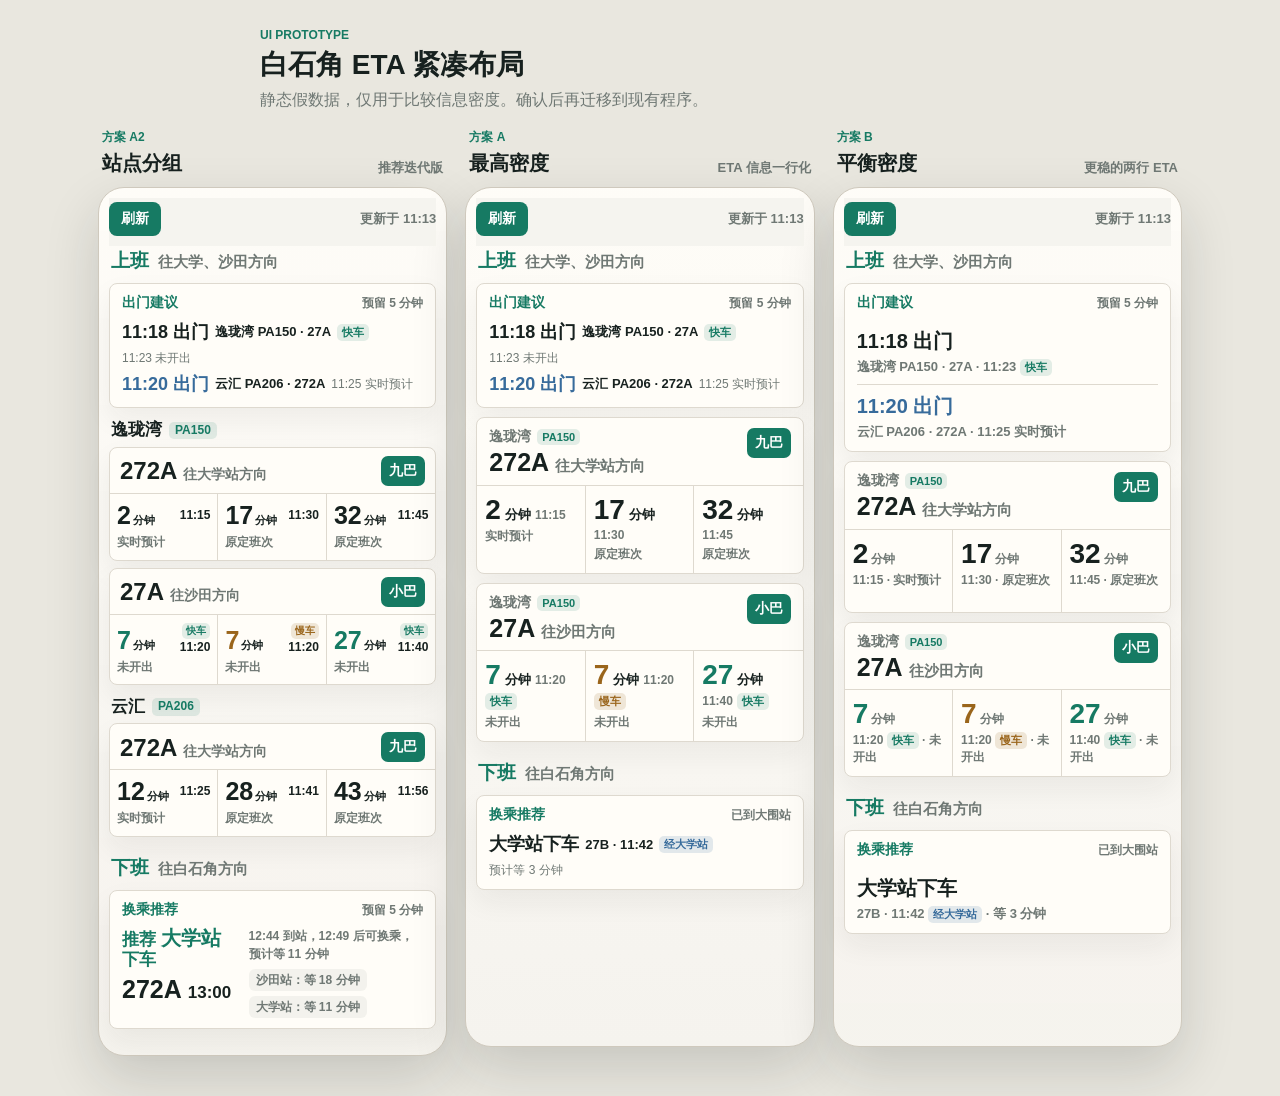
<file: ui-prototype/compact-layout.html>
<!doctype html>
<html lang="zh-Hans">
  <head>
    <meta charset="utf-8" />
    <meta name="viewport" content="width=device-width, initial-scale=1" />
    <title>紧凑布局原型</title>
    <link rel="stylesheet" href="compact-layout.css" />
  </head>
  <body>
    <main class="prototype-shell">
      <section class="prototype-note" aria-label="原型说明">
        <p class="note-kicker">UI prototype</p>
        <h1>白石角 ETA 紧凑布局</h1>
        <p>静态假数据，仅用于比较信息密度。确认后再迁移到现有程序。</p>
      </section>

      <section class="phone-grid" aria-label="布局方案">
        <article class="phone-frame">
          <header class="variant-header">
            <div>
              <p class="note-kicker">方案 A2</p>
              <h2>站点分组</h2>
            </div>
            <span>推荐迭代版</span>
          </header>

          <div class="app-view compact-a2">
            <header class="top-bar">
              <button type="button">刷新</button>
              <span>更新于 11:13</span>
            </header>

            <section class="commute-block">
              <h3><strong>上班</strong><span>往大学、沙田方向</span></h3>

              <section class="hint-panel">
                <div class="hint-head">
                  <span>出门建议</span>
                  <em>预留 5 分钟</em>
                </div>
                <div class="advice-row">
                  <strong>11:18 出门</strong>
                  <span>逸珑湾 PA150 · 27A</span>
                  <b class="badge fast">快车</b>
                  <small>11:23 未开出</small>
                </div>
                <div class="advice-row muted">
                  <strong>11:20 出门</strong>
                  <span>云汇 PA206 · 272A</span>
                  <small>11:25 实时预计</small>
                </div>
              </section>

              <section class="stop-group">
                <h4>逸珑湾 <b>PA150</b></h4>

                <section class="route-card route-card-compact">
                  <header>
                    <div>
                      <h5>272A <span>往大学站方向</span></h5>
                    </div>
                    <i>九巴</i>
                  </header>
                  <div class="eta-grid">
                    <div class="eta-cell eta-cell-split">
                      <p><strong>2</strong><em>分钟</em></p>
                      <div class="eta-clock"><span>11:15</span></div>
                      <small>实时预计</small>
                    </div>
                    <div class="eta-cell eta-cell-split">
                      <p><strong>17</strong><em>分钟</em></p>
                      <div class="eta-clock"><span>11:30</span></div>
                      <small>原定班次</small>
                    </div>
                    <div class="eta-cell eta-cell-split">
                      <p><strong>32</strong><em>分钟</em></p>
                      <div class="eta-clock"><span>11:45</span></div>
                      <small>原定班次</small>
                    </div>
                  </div>
                </section>

                <section class="route-card route-card-compact">
                  <header>
                    <div>
                      <h5>27A <span>往沙田方向</span></h5>
                    </div>
                    <i>小巴</i>
                  </header>
                  <div class="eta-grid">
                    <div class="eta-cell eta-cell-split fast-text">
                      <p><strong>7</strong><em>分钟</em></p>
                      <div class="eta-clock"><b class="badge fast">快车</b><span>11:20</span></div>
                      <small>未开出</small>
                    </div>
                    <div class="eta-cell eta-cell-split slow-text">
                      <p><strong>7</strong><em>分钟</em></p>
                      <div class="eta-clock"><b class="badge slow">慢车</b><span>11:20</span></div>
                      <small>未开出</small>
                    </div>
                    <div class="eta-cell eta-cell-split fast-text">
                      <p><strong>27</strong><em>分钟</em></p>
                      <div class="eta-clock"><b class="badge fast">快车</b><span>11:40</span></div>
                      <small>未开出</small>
                    </div>
                  </div>
                </section>
              </section>

              <section class="stop-group">
                <h4>云汇 <b>PA206</b></h4>
                <section class="route-card route-card-compact">
                  <header>
                    <div>
                      <h5>272A <span>往大学站方向</span></h5>
                    </div>
                    <i>九巴</i>
                  </header>
                  <div class="eta-grid">
                    <div class="eta-cell eta-cell-split">
                      <p><strong>12</strong><em>分钟</em></p>
                      <div class="eta-clock"><span>11:25</span></div>
                      <small>实时预计</small>
                    </div>
                    <div class="eta-cell eta-cell-split">
                      <p><strong>28</strong><em>分钟</em></p>
                      <div class="eta-clock"><span>11:41</span></div>
                      <small>原定班次</small>
                    </div>
                    <div class="eta-cell eta-cell-split">
                      <p><strong>43</strong><em>分钟</em></p>
                      <div class="eta-clock"><span>11:56</span></div>
                      <small>原定班次</small>
                    </div>
                  </div>
                </section>
              </section>
            </section>

            <section class="commute-block">
              <h3><strong>下班</strong><span>往白石角方向</span></h3>
              <section class="hint-panel">
                <div class="hint-head">
                  <span>换乘推荐</span>
                  <em>预留 5 分钟</em>
                </div>
                <div class="transfer-summary">
                  <div class="transfer-pick">
                    <p>推荐 <strong>大学站</strong> 下车</p>
                    <h4>272A <span>13:00</span></h4>
                  </div>
                  <div class="transfer-meta">
                    <p>12:44 到站，12:49 后可换乘，预计等 11 分钟</p>
                    <div class="wait-pills">
                      <span>沙田站：等 18 分钟</span>
                      <span>大学站：等 11 分钟</span>
                    </div>
                  </div>
                </div>
              </section>
            </section>
          </div>
        </article>

        <article class="phone-frame">
          <header class="variant-header">
            <div>
              <p class="note-kicker">方案 A</p>
              <h2>最高密度</h2>
            </div>
            <span>ETA 信息一行化</span>
          </header>

          <div class="app-view compact-a">
            <header class="top-bar">
              <button type="button">刷新</button>
              <span>更新于 11:13</span>
            </header>

            <section class="commute-block">
              <h3><strong>上班</strong><span>往大学、沙田方向</span></h3>

              <section class="hint-panel">
                <div class="hint-head">
                  <span>出门建议</span>
                  <em>预留 5 分钟</em>
                </div>
                <div class="advice-row">
                  <strong>11:18 出门</strong>
                  <span>逸珑湾 PA150 · 27A</span>
                  <b class="badge fast">快车</b>
                  <small>11:23 未开出</small>
                </div>
                <div class="advice-row muted">
                  <strong>11:20 出门</strong>
                  <span>云汇 PA206 · 272A</span>
                  <small>11:25 实时预计</small>
                </div>
              </section>

              <section class="route-card">
                <header>
                  <div>
                    <p>逸珑湾 <b>PA150</b></p>
                    <h4>272A <span>往大学站方向</span></h4>
                  </div>
                  <i>九巴</i>
                </header>
                <div class="eta-grid">
                  <div class="eta-cell">
                    <p><strong>2</strong>分钟 <span>11:15</span></p>
                    <small>实时预计</small>
                  </div>
                  <div class="eta-cell">
                    <p><strong>17</strong>分钟 <span>11:30</span></p>
                    <small>原定班次</small>
                  </div>
                  <div class="eta-cell">
                    <p><strong>32</strong>分钟 <span>11:45</span></p>
                    <small>原定班次</small>
                  </div>
                </div>
              </section>

              <section class="route-card">
                <header>
                  <div>
                    <p>逸珑湾 <b>PA150</b></p>
                    <h4>27A <span>往沙田方向</span></h4>
                  </div>
                  <i>小巴</i>
                </header>
                <div class="eta-grid">
                  <div class="eta-cell fast-text">
                    <p><strong>7</strong>分钟 <span>11:20</span> <b class="badge fast">快车</b></p>
                    <small>未开出</small>
                  </div>
                  <div class="eta-cell slow-text">
                    <p><strong>7</strong>分钟 <span>11:20</span> <b class="badge slow">慢车</b></p>
                    <small>未开出</small>
                  </div>
                  <div class="eta-cell fast-text">
                    <p><strong>27</strong>分钟 <span>11:40</span> <b class="badge fast">快车</b></p>
                    <small>未开出</small>
                  </div>
                </div>
              </section>
            </section>

            <section class="commute-block">
              <h3><strong>下班</strong><span>往白石角方向</span></h3>
              <section class="hint-panel">
                <div class="hint-head">
                  <span>换乘推荐</span>
                  <em>已到大围站</em>
                </div>
                <div class="advice-row">
                  <strong>大学站下车</strong>
                  <span>27B · 11:42</span>
                  <b class="badge via">经大学站</b>
                  <small>预计等 3 分钟</small>
                </div>
              </section>
            </section>
          </div>
        </article>

        <article class="phone-frame">
          <header class="variant-header">
            <div>
              <p class="note-kicker">方案 B</p>
              <h2>平衡密度</h2>
            </div>
            <span>更稳的两行 ETA</span>
          </header>

          <div class="app-view compact-b">
            <header class="top-bar">
              <button type="button">刷新</button>
              <span>更新于 11:13</span>
            </header>

            <section class="commute-block">
              <h3><strong>上班</strong><span>往大学、沙田方向</span></h3>

              <section class="hint-panel">
                <div class="hint-head">
                  <span>出门建议</span>
                  <em>预留 5 分钟</em>
                </div>
                <div class="advice-card">
                  <strong>11:18 出门</strong>
                  <p>逸珑湾 PA150 · 27A · 11:23 <b class="badge fast">快车</b></p>
                </div>
                <div class="advice-card secondary">
                  <strong>11:20 出门</strong>
                  <p>云汇 PA206 · 272A · 11:25 实时预计</p>
                </div>
              </section>

              <section class="route-card">
                <header>
                  <div>
                    <p>逸珑湾 <b>PA150</b></p>
                    <h4>272A <span>往大学站方向</span></h4>
                  </div>
                  <i>九巴</i>
                </header>
                <div class="eta-grid">
                  <div class="eta-cell">
                    <p><strong>2</strong><small>分钟</small></p>
                    <span>11:15 · 实时预计</span>
                  </div>
                  <div class="eta-cell">
                    <p><strong>17</strong><small>分钟</small></p>
                    <span>11:30 · 原定班次</span>
                  </div>
                  <div class="eta-cell">
                    <p><strong>32</strong><small>分钟</small></p>
                    <span>11:45 · 原定班次</span>
                  </div>
                </div>
              </section>

              <section class="route-card">
                <header>
                  <div>
                    <p>逸珑湾 <b>PA150</b></p>
                    <h4>27A <span>往沙田方向</span></h4>
                  </div>
                  <i>小巴</i>
                </header>
                <div class="eta-grid">
                  <div class="eta-cell fast-text">
                    <p><strong>7</strong><small>分钟</small></p>
                    <span>11:20 <b class="badge fast">快车</b> · 未开出</span>
                  </div>
                  <div class="eta-cell slow-text">
                    <p><strong>7</strong><small>分钟</small></p>
                    <span>11:20 <b class="badge slow">慢车</b> · 未开出</span>
                  </div>
                  <div class="eta-cell fast-text">
                    <p><strong>27</strong><small>分钟</small></p>
                    <span>11:40 <b class="badge fast">快车</b> · 未开出</span>
                  </div>
                </div>
              </section>
            </section>

            <section class="commute-block">
              <h3><strong>下班</strong><span>往白石角方向</span></h3>
              <section class="hint-panel">
                <div class="hint-head">
                  <span>换乘推荐</span>
                  <em>已到大围站</em>
                </div>
                <div class="advice-card">
                  <strong>大学站下车</strong>
                  <p>27B · 11:42 <b class="badge via">经大学站</b> · 等 3 分钟</p>
                </div>
              </section>
            </section>
          </div>
        </article>
      </section>
    </main>
  </body>
</html>
</file>
<file: ui-prototype/compact-layout.css>
:root {
  --bg: #f5f3ee;
  --panel: #fffdf8;
  --ink: #17211f;
  --muted: #6f7874;
  --line: #ded9cf;
  --accent: #167a63;
  --warn: #9a651b;
  --info: #376b9b;
  color-scheme: light;
}

* {
  box-sizing: border-box;
}

body {
  margin: 0;
  background: #e9e7df;
  color: var(--ink);
  font-family: -apple-system, BlinkMacSystemFont, "Segoe UI", sans-serif;
}

button {
  font: inherit;
}

.prototype-shell {
  width: min(1120px, 100%);
  margin: 0 auto;
  padding: 28px 18px 40px;
}

.prototype-note {
  margin: 0 auto 18px;
  max-width: 760px;
}

.note-kicker {
  margin: 0 0 4px;
  color: var(--accent);
  font-size: 12px;
  font-weight: 850;
  text-transform: uppercase;
}

h1,
h2,
h3,
h4,
p {
  margin: 0;
}

.prototype-note h1 {
  font-size: 28px;
  letter-spacing: 0;
}

.prototype-note p:last-child {
  margin-top: 6px;
  color: var(--muted);
}

.phone-grid {
  display: grid;
  grid-template-columns: repeat(3, minmax(320px, 1fr));
  gap: 18px;
  align-items: start;
}

.phone-frame {
  display: grid;
  gap: 10px;
}

.variant-header {
  display: flex;
  align-items: end;
  justify-content: space-between;
  gap: 12px;
  padding: 0 4px;
}

.variant-header h2 {
  font-size: 20px;
}

.variant-header span {
  color: var(--muted);
  font-size: 13px;
  font-weight: 700;
}

.app-view {
  width: min(430px, 100%);
  min-height: 860px;
  margin: 0 auto;
  padding: 10px;
  border: 1px solid #cfc9bd;
  border-radius: 26px;
  background:
    linear-gradient(180deg, rgba(255, 253, 248, 0.92), rgba(245, 243, 238, 0.96)),
    var(--bg);
  box-shadow: 0 22px 54px rgba(23, 33, 31, 0.16);
}

.top-bar {
  position: sticky;
  top: 0;
  z-index: 2;
  display: flex;
  align-items: center;
  justify-content: space-between;
  padding: 4px 0 10px;
  background: rgba(245, 243, 238, 0.92);
}

.top-bar button {
  min-height: 34px;
  padding: 0 12px;
  border: 0;
  border-radius: 8px;
  background: var(--accent);
  color: white;
  font-size: 14px;
  font-weight: 850;
}

.top-bar span {
  color: var(--muted);
  font-size: 13px;
  font-weight: 750;
}

.commute-block {
  display: grid;
  gap: 9px;
  margin-bottom: 16px;
}

.commute-block h3 {
  display: flex;
  align-items: baseline;
  gap: 9px;
  min-width: 0;
  padding: 2px 2px 0;
}

.commute-block h3 strong {
  color: var(--accent);
  font-size: 19px;
}

.commute-block h3 span {
  min-width: 0;
  color: var(--muted);
  font-size: 15px;
  font-weight: 750;
}

.hint-panel,
.route-card {
  border: 1px solid var(--line);
  border-radius: 8px;
  background: var(--panel);
  box-shadow: 0 12px 28px rgba(29, 39, 36, 0.06);
  overflow: hidden;
}

.hint-panel {
  padding: 10px 12px;
}

.hint-head {
  display: flex;
  align-items: center;
  justify-content: space-between;
  gap: 10px;
  margin-bottom: 8px;
}

.hint-head span {
  color: var(--accent);
  font-size: 14px;
  font-weight: 850;
}

.hint-head em {
  color: var(--muted);
  font-size: 12px;
  font-style: normal;
  font-weight: 800;
}

.advice-row {
  display: flex;
  flex-wrap: wrap;
  align-items: center;
  gap: 6px;
  min-height: 26px;
  color: var(--muted);
  font-size: 13px;
}

.advice-row + .advice-row {
  margin-top: 4px;
}

.advice-row strong {
  color: var(--ink);
  font-size: 18px;
}

.advice-row span {
  color: var(--ink);
  font-weight: 750;
}

.advice-row small {
  color: var(--muted);
  font-size: 12px;
}

.advice-row.muted strong {
  color: var(--info);
}

.advice-card {
  display: grid;
  gap: 3px;
  padding: 8px 0;
  border-bottom: 1px solid var(--line);
}

.advice-card:last-child {
  border-bottom: 0;
  padding-bottom: 0;
}

.advice-card strong {
  font-size: 20px;
}

.advice-card.secondary strong {
  color: var(--info);
}

.advice-card p {
  color: var(--muted);
  font-size: 13px;
  font-weight: 750;
}

.transfer-summary {
  display: grid;
  grid-template-columns: minmax(112px, 0.8fr) minmax(0, 1.2fr);
  align-items: start;
  gap: 10px;
}

.transfer-pick {
  min-width: 0;
}

.transfer-pick p {
  color: var(--accent);
  font-size: 17px;
  font-weight: 850;
  line-height: 1.15;
}

.transfer-pick p strong {
  color: var(--accent);
  font-size: 20px;
}

.transfer-pick h4 {
  margin-top: 7px;
  color: var(--ink);
  font-size: 25px;
  line-height: 1;
}

.transfer-pick h4 span {
  font-size: 17px;
}

.transfer-meta {
  display: grid;
  gap: 6px;
  min-width: 0;
  padding-top: 1px;
}

.transfer-meta p {
  color: var(--muted);
  font-size: 12px;
  font-weight: 750;
  line-height: 1.45;
}

.wait-pills {
  display: flex;
  flex-wrap: wrap;
  gap: 5px;
}

.wait-pills span {
  padding: 5px 7px;
  border-radius: 6px;
  background: rgba(102, 112, 106, 0.08);
  color: var(--muted);
  font-size: 12px;
  font-weight: 750;
  line-height: 1;
}

.route-card header {
  display: flex;
  align-items: flex-start;
  justify-content: space-between;
  gap: 10px;
  padding: 10px 12px 8px;
  border-bottom: 1px solid var(--line);
}

.stop-group {
  display: grid;
  gap: 7px;
}

.stop-group h4 {
  display: flex;
  align-items: center;
  gap: 7px;
  padding: 4px 2px 0;
  color: var(--ink);
  font-size: 17px;
  line-height: 1.1;
}

.stop-group h4 b {
  padding: 2px 6px;
  border-radius: 5px;
  background: rgba(31, 122, 99, 0.12);
  color: var(--accent);
  font-size: 12px;
}

.route-card-compact header {
  align-items: center;
  padding: 8px 10px 7px;
}

.route-card-compact h5 {
  margin: 0;
  font-size: 24px;
  line-height: 1.05;
  letter-spacing: 0;
}

.route-card-compact h5 span {
  color: var(--muted);
  font-size: 14px;
}

.route-card-compact header i {
  padding: 5px 8px;
  font-size: 13px;
}

.route-card header p {
  display: flex;
  align-items: center;
  gap: 6px;
  color: var(--muted);
  font-size: 14px;
  font-weight: 850;
}

.route-card header p b {
  padding: 2px 5px;
  border-radius: 5px;
  background: rgba(31, 122, 99, 0.12);
  color: var(--accent);
  font-size: 11px;
}

.route-card h4 {
  margin-top: 3px;
  font-size: 25px;
  line-height: 1.1;
  letter-spacing: 0;
}

.route-card h4 span {
  color: var(--muted);
  font-size: 15px;
}

.route-card header i {
  flex: 0 0 auto;
  padding: 6px 8px;
  border-radius: 7px;
  background: var(--accent);
  color: white;
  font-size: 14px;
  font-style: normal;
  font-weight: 850;
}

.eta-grid {
  display: grid;
  grid-template-columns: repeat(3, minmax(0, 1fr));
}

.eta-cell {
  min-width: 0;
  min-height: 72px;
  padding: 10px 8px;
  border-right: 1px solid var(--line);
}

.eta-cell-split {
  display: grid;
  grid-template-columns: minmax(0, 1fr) minmax(32px, auto);
  grid-template-rows: auto auto;
  column-gap: 4px;
  row-gap: 2px;
  min-height: 66px;
  padding: 8px 7px;
}

.eta-cell-split p {
  grid-column: 1;
  grid-row: 1;
  display: flex;
  align-items: baseline;
  align-self: end;
  gap: 2px;
  white-space: nowrap;
}

.eta-cell-split .eta-clock {
  grid-column: 2;
  grid-row: 1;
  display: grid;
  justify-items: end;
  align-self: center;
  gap: 2px;
  min-width: 32px;
}

.eta-cell-split .eta-clock span {
  color: var(--ink);
  font-size: 12px;
  font-weight: 850;
  line-height: 1;
}

.eta-cell-split .eta-clock .badge {
  min-height: 16px;
  padding: 2px 4px;
  font-size: 10px;
}

.eta-cell-split > small {
  grid-column: 1 / -1;
  grid-row: 2;
  margin-top: 0;
}

.eta-cell:last-child {
  border-right: 0;
}

.eta-cell p {
  min-width: 0;
  color: var(--ink);
  font-size: 13px;
  font-weight: 850;
  line-height: 1.2;
}

.eta-cell strong {
  font-size: 28px;
  line-height: 1;
}

.eta-cell-split strong {
  font-size: 25px;
}

.eta-cell-split p em {
  color: var(--ink);
  font-size: 11px;
  font-style: normal;
  font-weight: 850;
  line-height: 1;
}

.eta-cell small,
.eta-cell span {
  color: var(--muted);
  font-size: 12px;
  font-weight: 750;
}

.eta-cell > small,
.eta-cell > span {
  display: block;
  margin-top: 4px;
}

.compact-a .eta-cell p {
  display: flex;
  flex-wrap: wrap;
  align-items: baseline;
  gap: 4px;
}

.compact-b .eta-cell {
  min-height: 82px;
}

.compact-b .eta-cell p {
  display: flex;
  align-items: baseline;
  gap: 3px;
}

.fast-text strong {
  color: var(--accent);
}

.slow-text strong {
  color: var(--warn);
}

.badge {
  display: inline-flex;
  align-items: center;
  min-height: 17px;
  padding: 2px 5px;
  border-radius: 5px;
  font-size: 11px;
  font-weight: 850;
  line-height: 1;
}

.badge.fast {
  background: rgba(31, 122, 99, 0.12);
  color: var(--accent);
}

.badge.slow {
  background: rgba(143, 90, 19, 0.14);
  color: var(--warn);
}

.badge.via {
  background: rgba(55, 107, 155, 0.14);
  color: var(--info);
}

@media (max-width: 760px) {
  .prototype-shell {
    padding: 18px 10px 28px;
  }

  .phone-grid {
    grid-template-columns: 1fr;
  }
}
</file>
